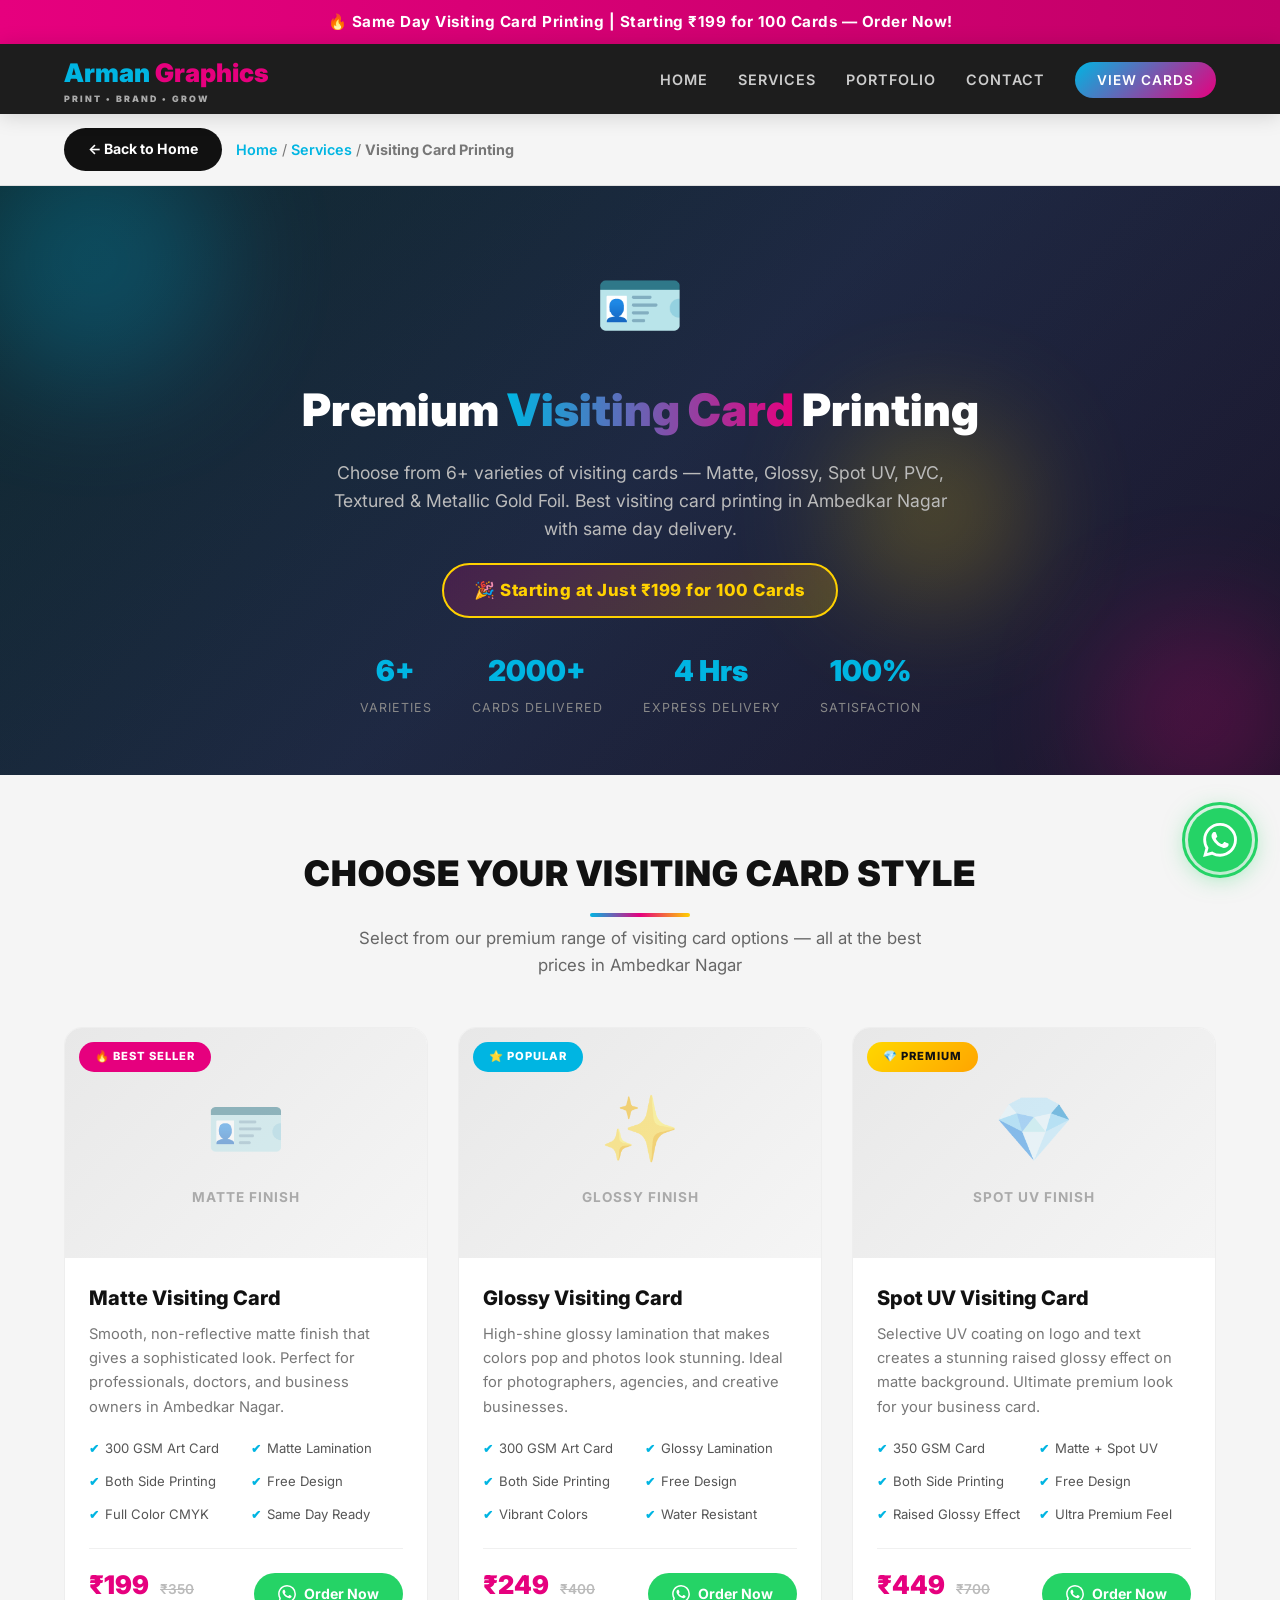
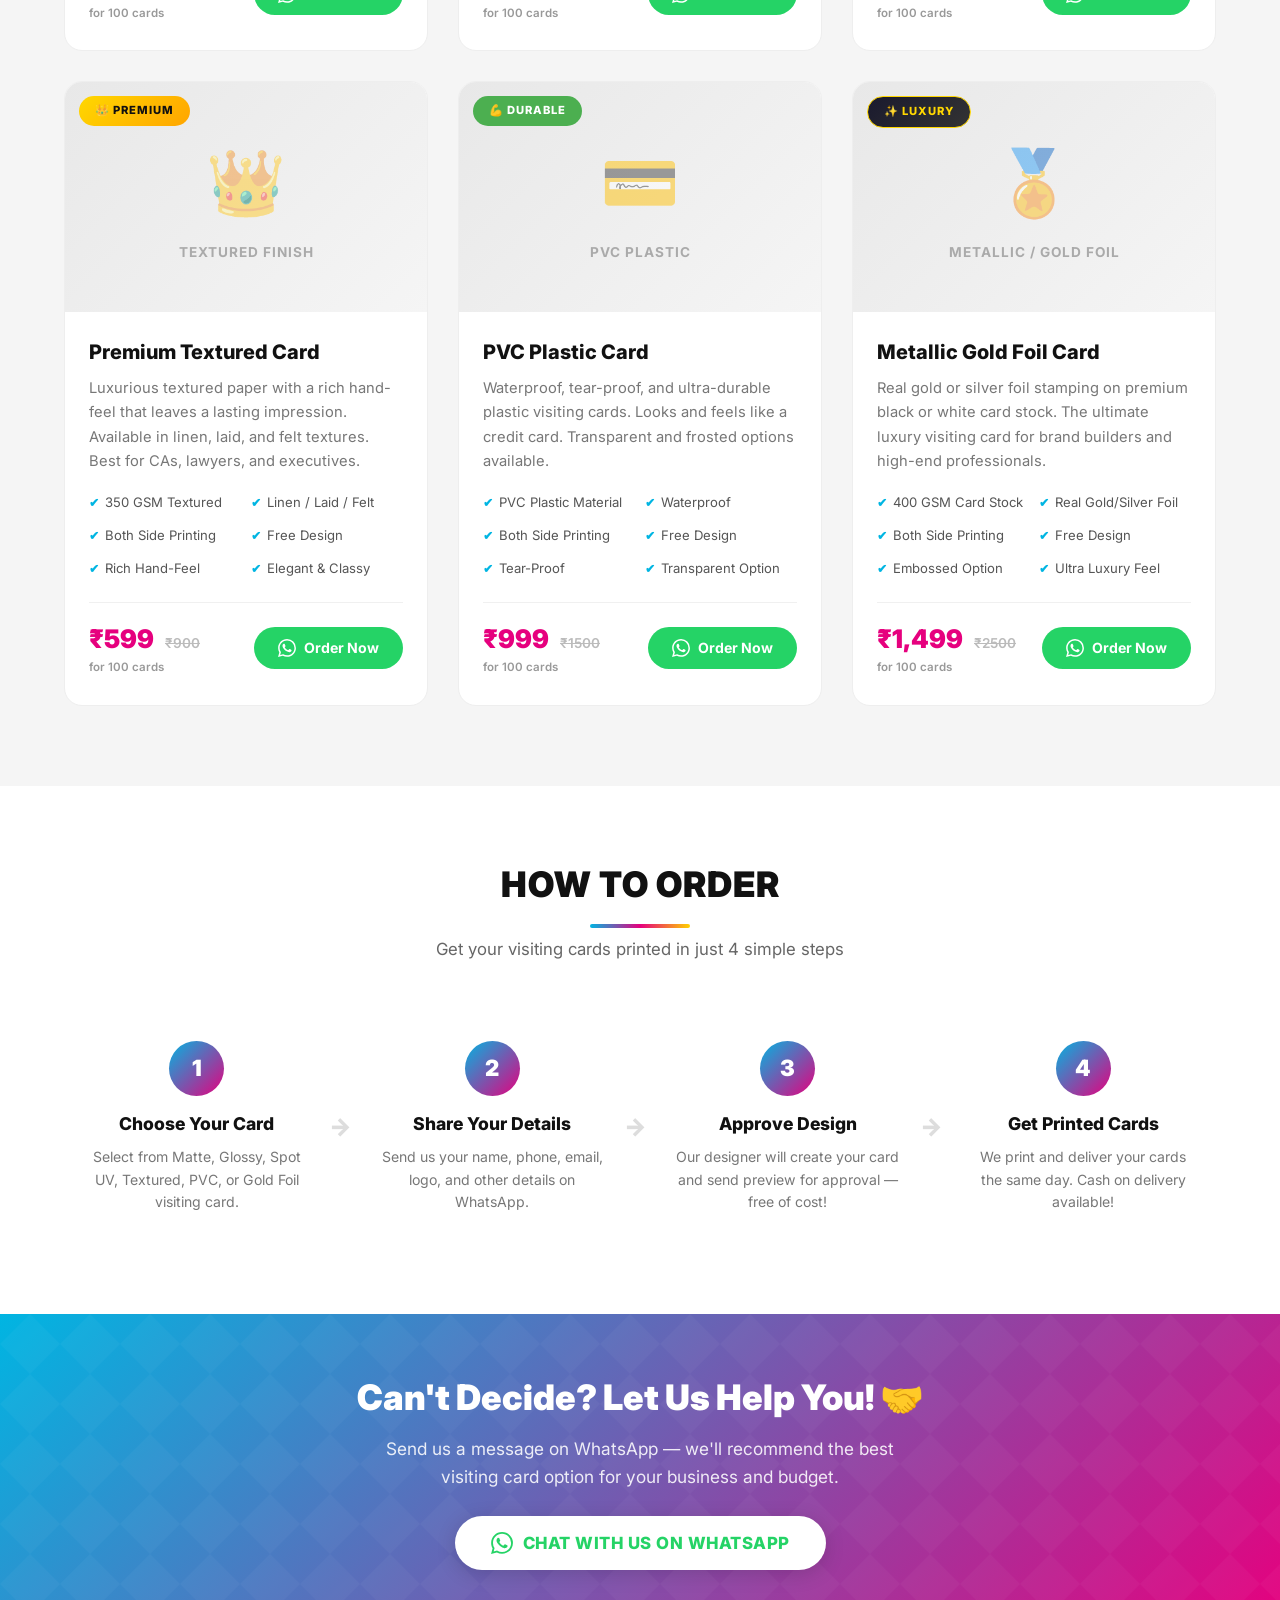
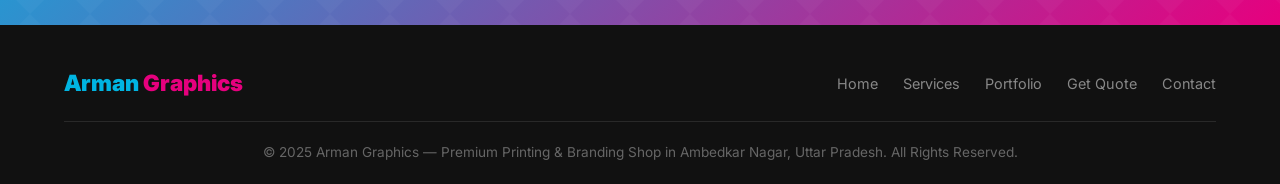
<file: VC-C/visiting-card.html>
<!DOCTYPE html>
<html lang="en">
<head>
  <meta charset="UTF-8">
  <meta name="viewport" content="width=device-width, initial-scale=1.0">

  <!-- SEO Meta Tags -->
  <title>Visiting Card Printing in Ambedkar Nagar | ₹199 for 100 Cards - Arman Graphics</title>
  <meta name="description" content="Best visiting card printing in Ambedkar Nagar starting at ₹199 for 100 cards. Matte, Glossy, Spot UV, PVC, Textured & Metallic Gold Foil visiting cards. Same day delivery by Arman Graphics.">
  <meta name="keywords" content="Visiting Card Printing Ambedkar Nagar, Visiting Card Near Me, Business Card Printing, Matte Visiting Card, Glossy Visiting Card, PVC Card Printing, Arman Graphics">

  <!-- Favicon -->
  <link rel="icon" href="data:image/svg+xml,<svg xmlns='http://www.w3.org/2000/svg' viewBox='0 0 100 100'><text y='.9em' font-size='90'>🪪</text></svg>">

  <!-- Google Fonts -->
  <link rel="preconnect" href="https://fonts.googleapis.com">
  <link rel="preconnect" href="https://fonts.gstatic.com" crossorigin>
  <link href="https://fonts.googleapis.com/css2?family=Inter:wght@400;600;700;800;900&display=swap" rel="stylesheet">

  <!-- Visiting Card Page Stylesheet -->
  <link rel="stylesheet" href="visiting-card-style.css">
</head>
<body>

  <!-- ============================================
       1. TOP URGENCY BAR
       ============================================ -->
  <div class="urgency-bar">
    <span>🔥 Same Day Visiting Card Printing | Starting ₹199 for 100 Cards — Order Now!</span>
  </div>


  <!-- ============================================
       2. NAVIGATION BAR
       ============================================ -->
  <nav class="navbar">
    <div class="container">
      <!-- Logo (links back to homepage) -->
      <a href="index.html" class="logo">
        <div>
          <span class="logo-a">Arman</span> <span class="logo-g">Graphics</span>
          <span class="logo-tag">Print • Brand • Grow</span>
        </div>
      </a>

      <!-- Navigation Links -->
      <ul class="nav-links" id="navLinks">
        <li><a href="index.html">Home</a></li>
        <li><a href="index.html#services">Services</a></li>
        <li><a href="index.html#portfolio">Portfolio</a></li>
        <li><a href="index.html#contact">Contact</a></li>
        <li>
          <a href="#varieties" class="btn-nav-cta">View Cards</a>
        </li>
      </ul>

      <!-- Hamburger Menu (Mobile) -->
      <div class="hamburger" id="hamburger">
        <span></span>
        <span></span>
        <span></span>
      </div>
    </div>
  </nav>


  <!-- ============================================
       3. BREADCRUMB / BACK BAR
       ============================================ -->
  <div class="product-back-bar">
    <div class="container">
      <a href="index.html" class="btn-back-home">← Back to Home</a>
      <span class="breadcrumb-text">
        <a href="index.html">Home</a> / <a href="index.html#services">Services</a> / <strong>Visiting Card Printing</strong>
      </span>
    </div>
  </div>


  <!-- ============================================
       4. PRODUCT HERO BANNER
       ============================================ -->
  <section class="product-hero">
    <!-- Floating ink dots for visual effect -->
    <div class="ink-dot dot-cyan"></div>
    <div class="ink-dot dot-magenta"></div>
    <div class="ink-dot dot-yellow"></div>

    <div class="product-hero-content">
      <span class="product-hero-icon">🪪</span>

      <h1>
        Premium <span class="highlight">Visiting Card</span> Printing
      </h1>

      <p>
        Choose from 6+ varieties of visiting cards — Matte, Glossy, Spot UV, PVC, Textured & Metallic Gold Foil. 
        Best visiting card printing in Ambedkar Nagar with same day delivery.
      </p>

      <div class="hero-offer-badge">
        🎉 Starting at Just ₹199 for 100 Cards
      </div>

      <!-- Quick stats -->
      <div class="hero-stats">
        <div class="hero-stat">
          <span class="stat-num">6+</span>
          <span class="stat-label">Varieties</span>
        </div>
        <div class="hero-stat">
          <span class="stat-num">2000+</span>
          <span class="stat-label">Cards Delivered</span>
        </div>
        <div class="hero-stat">
          <span class="stat-num">4 Hrs</span>
          <span class="stat-label">Express Delivery</span>
        </div>
        <div class="hero-stat">
          <span class="stat-num">100%</span>
          <span class="stat-label">Satisfaction</span>
        </div>
      </div>
    </div>
  </section>


  <!-- ============================================
       5. VISITING CARD VARIETIES GRID
       ============================================ -->
  <section class="product-varieties" id="varieties">
    <div class="container">
      <h2 class="section-title reveal">Choose Your Visiting Card Style</h2>
      <p class="section-subtitle reveal">Select from our premium range of visiting card options — all at the best prices in Ambedkar Nagar</p>

      <div class="varieties-grid">

        <!-- ===== Card 1: Matte Visiting Card ===== -->
        <div class="variety-card reveal">
          <div class="variety-card-image">
            <span class="variety-badge best-seller">🔥 Best Seller</span>
            <span class="placeholder-icon">🪪</span>
            <span class="placeholder-label">Matte Finish</span>
          </div>
          <div class="variety-card-body">
            <h3>Matte Visiting Card</h3>
            <p class="variety-desc">
              Smooth, non-reflective matte finish that gives a sophisticated look. 
              Perfect for professionals, doctors, and business owners in Ambedkar Nagar.
            </p>
            <ul class="variety-features">
              <li><span class="check">✔</span> 300 GSM Art Card</li>
              <li><span class="check">✔</span> Matte Lamination</li>
              <li><span class="check">✔</span> Both Side Printing</li>
              <li><span class="check">✔</span> Free Design</li>
              <li><span class="check">✔</span> Full Color CMYK</li>
              <li><span class="check">✔</span> Same Day Ready</li>
            </ul>
            <div class="variety-price-row">
              <div class="variety-price">
                ₹199
                <span class="price-old">₹350</span>
                <span class="price-sub">for 100 cards</span>
              </div>
              <button class="btn-get-quote" onclick="openWhatsApp('Matte Visiting Card - ₹199 for 100 cards')">
                <svg viewBox="0 0 24 24"><path d="M17.472 14.382c-.297-.149-1.758-.867-2.03-.967-.273-.099-.471-.148-.67.15-.197.297-.767.966-.94 1.164-.173.199-.347.223-.644.075-.297-.15-1.255-.463-2.39-1.475-.883-.788-1.48-1.761-1.653-2.059-.173-.297-.018-.458.13-.606.134-.133.298-.347.446-.52.149-.174.198-.298.298-.497.099-.198.05-.371-.025-.52-.075-.149-.669-1.612-.916-2.207-.242-.579-.487-.5-.669-.51-.173-.008-.371-.01-.57-.01-.198 0-.52.074-.792.372-.272.297-1.04 1.016-1.04 2.479 0 1.462 1.065 2.875 1.213 3.074.149.198 2.096 3.2 5.077 4.487.709.306 1.262.489 1.694.625.712.227 1.36.195 1.871.118.571-.085 1.758-.719 2.006-1.413.248-.694.248-1.289.173-1.413-.074-.124-.272-.198-.57-.347m-5.421 7.403h-.004a9.87 9.87 0 01-5.031-1.378l-.361-.214-3.741.982.998-3.648-.235-.374a9.86 9.86 0 01-1.51-5.26c.001-5.45 4.436-9.884 9.888-9.884 2.64 0 5.122 1.03 6.988 2.898a9.825 9.825 0 012.893 6.994c-.003 5.45-4.437 9.884-9.885 9.884m8.413-18.297A11.815 11.815 0 0012.05 0C5.495 0 .16 5.335.157 11.892c0 2.096.547 4.142 1.588 5.945L.057 24l6.305-1.654a11.882 11.882 0 005.683 1.448h.005c6.554 0 11.89-5.335 11.893-11.893a11.821 11.821 0 00-3.48-8.413z"/></svg>
                Order Now
              </button>
            </div>
          </div>
        </div>


        <!-- ===== Card 2: Glossy Visiting Card ===== -->
        <div class="variety-card reveal">
          <div class="variety-card-image">
            <span class="variety-badge popular">⭐ Popular</span>
            <span class="placeholder-icon">✨</span>
            <span class="placeholder-label">Glossy Finish</span>
          </div>
          <div class="variety-card-body">
            <h3>Glossy Visiting Card</h3>
            <p class="variety-desc">
              High-shine glossy lamination that makes colors pop and photos look stunning. 
              Ideal for photographers, agencies, and creative businesses.
            </p>
            <ul class="variety-features">
              <li><span class="check">✔</span> 300 GSM Art Card</li>
              <li><span class="check">✔</span> Glossy Lamination</li>
              <li><span class="check">✔</span> Both Side Printing</li>
              <li><span class="check">✔</span> Free Design</li>
              <li><span class="check">✔</span> Vibrant Colors</li>
              <li><span class="check">✔</span> Water Resistant</li>
            </ul>
            <div class="variety-price-row">
              <div class="variety-price">
                ₹249
                <span class="price-old">₹400</span>
                <span class="price-sub">for 100 cards</span>
              </div>
              <button class="btn-get-quote" onclick="openWhatsApp('Glossy Visiting Card - ₹249 for 100 cards')">
                <svg viewBox="0 0 24 24"><path d="M17.472 14.382c-.297-.149-1.758-.867-2.03-.967-.273-.099-.471-.148-.67.15-.197.297-.767.966-.94 1.164-.173.199-.347.223-.644.075-.297-.15-1.255-.463-2.39-1.475-.883-.788-1.48-1.761-1.653-2.059-.173-.297-.018-.458.13-.606.134-.133.298-.347.446-.52.149-.174.198-.298.298-.497.099-.198.05-.371-.025-.52-.075-.149-.669-1.612-.916-2.207-.242-.579-.487-.5-.669-.51-.173-.008-.371-.01-.57-.01-.198 0-.52.074-.792.372-.272.297-1.04 1.016-1.04 2.479 0 1.462 1.065 2.875 1.213 3.074.149.198 2.096 3.2 5.077 4.487.709.306 1.262.489 1.694.625.712.227 1.36.195 1.871.118.571-.085 1.758-.719 2.006-1.413.248-.694.248-1.289.173-1.413-.074-.124-.272-.198-.57-.347m-5.421 7.403h-.004a9.87 9.87 0 01-5.031-1.378l-.361-.214-3.741.982.998-3.648-.235-.374a9.86 9.86 0 01-1.51-5.26c.001-5.45 4.436-9.884 9.888-9.884 2.64 0 5.122 1.03 6.988 2.898a9.825 9.825 0 012.893 6.994c-.003 5.45-4.437 9.884-9.885 9.884m8.413-18.297A11.815 11.815 0 0012.05 0C5.495 0 .16 5.335.157 11.892c0 2.096.547 4.142 1.588 5.945L.057 24l6.305-1.654a11.882 11.882 0 005.683 1.448h.005c6.554 0 11.89-5.335 11.893-11.893a11.821 11.821 0 00-3.48-8.413z"/></svg>
                Order Now
              </button>
            </div>
          </div>
        </div>


        <!-- ===== Card 3: Spot UV Visiting Card ===== -->
        <div class="variety-card reveal">
          <div class="variety-card-image">
            <span class="variety-badge premium">💎 Premium</span>
            <span class="placeholder-icon">💎</span>
            <span class="placeholder-label">Spot UV Finish</span>
          </div>
          <div class="variety-card-body">
            <h3>Spot UV Visiting Card</h3>
            <p class="variety-desc">
              Selective UV coating on logo and text creates a stunning raised glossy effect on matte background. 
              Ultimate premium look for your business card.
            </p>
            <ul class="variety-features">
              <li><span class="check">✔</span> 350 GSM Card</li>
              <li><span class="check">✔</span> Matte + Spot UV</li>
              <li><span class="check">✔</span> Both Side Printing</li>
              <li><span class="check">✔</span> Free Design</li>
              <li><span class="check">✔</span> Raised Glossy Effect</li>
              <li><span class="check">✔</span> Ultra Premium Feel</li>
            </ul>
            <div class="variety-price-row">
              <div class="variety-price">
                ₹449
                <span class="price-old">₹700</span>
                <span class="price-sub">for 100 cards</span>
              </div>
              <button class="btn-get-quote" onclick="openWhatsApp('Spot UV Visiting Card - ₹449 for 100 cards')">
                <svg viewBox="0 0 24 24"><path d="M17.472 14.382c-.297-.149-1.758-.867-2.03-.967-.273-.099-.471-.148-.67.15-.197.297-.767.966-.94 1.164-.173.199-.347.223-.644.075-.297-.15-1.255-.463-2.39-1.475-.883-.788-1.48-1.761-1.653-2.059-.173-.297-.018-.458.13-.606.134-.133.298-.347.446-.52.149-.174.198-.298.298-.497.099-.198.05-.371-.025-.52-.075-.149-.669-1.612-.916-2.207-.242-.579-.487-.5-.669-.51-.173-.008-.371-.01-.57-.01-.198 0-.52.074-.792.372-.272.297-1.04 1.016-1.04 2.479 0 1.462 1.065 2.875 1.213 3.074.149.198 2.096 3.2 5.077 4.487.709.306 1.262.489 1.694.625.712.227 1.36.195 1.871.118.571-.085 1.758-.719 2.006-1.413.248-.694.248-1.289.173-1.413-.074-.124-.272-.198-.57-.347m-5.421 7.403h-.004a9.87 9.87 0 01-5.031-1.378l-.361-.214-3.741.982.998-3.648-.235-.374a9.86 9.86 0 01-1.51-5.26c.001-5.45 4.436-9.884 9.888-9.884 2.64 0 5.122 1.03 6.988 2.898a9.825 9.825 0 012.893 6.994c-.003 5.45-4.437 9.884-9.885 9.884m8.413-18.297A11.815 11.815 0 0012.05 0C5.495 0 .16 5.335.157 11.892c0 2.096.547 4.142 1.588 5.945L.057 24l6.305-1.654a11.882 11.882 0 005.683 1.448h.005c6.554 0 11.89-5.335 11.893-11.893a11.821 11.821 0 00-3.48-8.413z"/></svg>
                Order Now
              </button>
            </div>
          </div>
        </div>


        <!-- ===== Card 4: Premium Textured Visiting Card ===== -->
        <div class="variety-card reveal">
          <div class="variety-card-image">
            <span class="variety-badge premium">👑 Premium</span>
            <span class="placeholder-icon">👑</span>
            <span class="placeholder-label">Textured Finish</span>
          </div>
          <div class="variety-card-body">
            <h3>Premium Textured Card</h3>
            <p class="variety-desc">
              Luxurious textured paper with a rich hand-feel that leaves a lasting impression. 
              Available in linen, laid, and felt textures. Best for CAs, lawyers, and executives.
            </p>
            <ul class="variety-features">
              <li><span class="check">✔</span> 350 GSM Textured</li>
              <li><span class="check">✔</span> Linen / Laid / Felt</li>
              <li><span class="check">✔</span> Both Side Printing</li>
              <li><span class="check">✔</span> Free Design</li>
              <li><span class="check">✔</span> Rich Hand-Feel</li>
              <li><span class="check">✔</span> Elegant & Classy</li>
            </ul>
            <div class="variety-price-row">
              <div class="variety-price">
                ₹599
                <span class="price-old">₹900</span>
                <span class="price-sub">for 100 cards</span>
              </div>
              <button class="btn-get-quote" onclick="openWhatsApp('Premium Textured Visiting Card - ₹599 for 100 cards')">
                <svg viewBox="0 0 24 24"><path d="M17.472 14.382c-.297-.149-1.758-.867-2.03-.967-.273-.099-.471-.148-.67.15-.197.297-.767.966-.94 1.164-.173.199-.347.223-.644.075-.297-.15-1.255-.463-2.39-1.475-.883-.788-1.48-1.761-1.653-2.059-.173-.297-.018-.458.13-.606.134-.133.298-.347.446-.52.149-.174.198-.298.298-.497.099-.198.05-.371-.025-.52-.075-.149-.669-1.612-.916-2.207-.242-.579-.487-.5-.669-.51-.173-.008-.371-.01-.57-.01-.198 0-.52.074-.792.372-.272.297-1.04 1.016-1.04 2.479 0 1.462 1.065 2.875 1.213 3.074.149.198 2.096 3.2 5.077 4.487.709.306 1.262.489 1.694.625.712.227 1.36.195 1.871.118.571-.085 1.758-.719 2.006-1.413.248-.694.248-1.289.173-1.413-.074-.124-.272-.198-.57-.347m-5.421 7.403h-.004a9.87 9.87 0 01-5.031-1.378l-.361-.214-3.741.982.998-3.648-.235-.374a9.86 9.86 0 01-1.51-5.26c.001-5.45 4.436-9.884 9.888-9.884 2.64 0 5.122 1.03 6.988 2.898a9.825 9.825 0 012.893 6.994c-.003 5.45-4.437 9.884-9.885 9.884m8.413-18.297A11.815 11.815 0 0012.05 0C5.495 0 .16 5.335.157 11.892c0 2.096.547 4.142 1.588 5.945L.057 24l6.305-1.654a11.882 11.882 0 005.683 1.448h.005c6.554 0 11.89-5.335 11.893-11.893a11.821 11.821 0 00-3.48-8.413z"/></svg>
                Order Now
              </button>
            </div>
          </div>
        </div>


        <!-- ===== Card 5: PVC Visiting Card ===== -->
        <div class="variety-card reveal">
          <div class="variety-card-image">
            <span class="variety-badge durable">💪 Durable</span>
            <span class="placeholder-icon">💳</span>
            <span class="placeholder-label">PVC Plastic</span>
          </div>
          <div class="variety-card-body">
            <h3>PVC Plastic Card</h3>
            <p class="variety-desc">
              Waterproof, tear-proof, and ultra-durable plastic visiting cards. 
              Looks and feels like a credit card. Transparent and frosted options available.
            </p>
            <ul class="variety-features">
              <li><span class="check">✔</span> PVC Plastic Material</li>
              <li><span class="check">✔</span> Waterproof</li>
              <li><span class="check">✔</span> Both Side Printing</li>
              <li><span class="check">✔</span> Free Design</li>
              <li><span class="check">✔</span> Tear-Proof</li>
              <li><span class="check">✔</span> Transparent Option</li>
            </ul>
            <div class="variety-price-row">
              <div class="variety-price">
                ₹999
                <span class="price-old">₹1500</span>
                <span class="price-sub">for 100 cards</span>
              </div>
              <button class="btn-get-quote" onclick="openWhatsApp('PVC Plastic Visiting Card - ₹999 for 100 cards')">
                <svg viewBox="0 0 24 24"><path d="M17.472 14.382c-.297-.149-1.758-.867-2.03-.967-.273-.099-.471-.148-.67.15-.197.297-.767.966-.94 1.164-.173.199-.347.223-.644.075-.297-.15-1.255-.463-2.39-1.475-.883-.788-1.48-1.761-1.653-2.059-.173-.297-.018-.458.13-.606.134-.133.298-.347.446-.52.149-.174.198-.298.298-.497.099-.198.05-.371-.025-.52-.075-.149-.669-1.612-.916-2.207-.242-.579-.487-.5-.669-.51-.173-.008-.371-.01-.57-.01-.198 0-.52.074-.792.372-.272.297-1.04 1.016-1.04 2.479 0 1.462 1.065 2.875 1.213 3.074.149.198 2.096 3.2 5.077 4.487.709.306 1.262.489 1.694.625.712.227 1.36.195 1.871.118.571-.085 1.758-.719 2.006-1.413.248-.694.248-1.289.173-1.413-.074-.124-.272-.198-.57-.347m-5.421 7.403h-.004a9.87 9.87 0 01-5.031-1.378l-.361-.214-3.741.982.998-3.648-.235-.374a9.86 9.86 0 01-1.51-5.26c.001-5.45 4.436-9.884 9.888-9.884 2.64 0 5.122 1.03 6.988 2.898a9.825 9.825 0 012.893 6.994c-.003 5.45-4.437 9.884-9.885 9.884m8.413-18.297A11.815 11.815 0 0012.05 0C5.495 0 .16 5.335.157 11.892c0 2.096.547 4.142 1.588 5.945L.057 24l6.305-1.654a11.882 11.882 0 005.683 1.448h.005c6.554 0 11.89-5.335 11.893-11.893a11.821 11.821 0 00-3.48-8.413z"/></svg>
                Order Now
              </button>
            </div>
          </div>
        </div>


        <!-- ===== Card 6: Metallic / Gold Foil ===== -->
        <div class="variety-card reveal">
          <div class="variety-card-image">
            <span class="variety-badge luxury">✨ Luxury</span>
            <span class="placeholder-icon">🏅</span>
            <span class="placeholder-label">Metallic / Gold Foil</span>
          </div>
          <div class="variety-card-body">
            <h3>Metallic Gold Foil Card</h3>
            <p class="variety-desc">
              Real gold or silver foil stamping on premium black or white card stock. 
              The ultimate luxury visiting card for brand builders and high-end professionals.
            </p>
            <ul class="variety-features">
              <li><span class="check">✔</span> 400 GSM Card Stock</li>
              <li><span class="check">✔</span> Real Gold/Silver Foil</li>
              <li><span class="check">✔</span> Both Side Printing</li>
              <li><span class="check">✔</span> Free Design</li>
              <li><span class="check">✔</span> Embossed Option</li>
              <li><span class="check">✔</span> Ultra Luxury Feel</li>
            </ul>
            <div class="variety-price-row">
              <div class="variety-price">
                ₹1,499
                <span class="price-old">₹2500</span>
                <span class="price-sub">for 100 cards</span>
              </div>
              <button class="btn-get-quote" onclick="openWhatsApp('Metallic Gold Foil Visiting Card - ₹1499 for 100 cards')">
                <svg viewBox="0 0 24 24"><path d="M17.472 14.382c-.297-.149-1.758-.867-2.03-.967-.273-.099-.471-.148-.67.15-.197.297-.767.966-.94 1.164-.173.199-.347.223-.644.075-.297-.15-1.255-.463-2.39-1.475-.883-.788-1.48-1.761-1.653-2.059-.173-.297-.018-.458.13-.606.134-.133.298-.347.446-.52.149-.174.198-.298.298-.497.099-.198.05-.371-.025-.52-.075-.149-.669-1.612-.916-2.207-.242-.579-.487-.5-.669-.51-.173-.008-.371-.01-.57-.01-.198 0-.52.074-.792.372-.272.297-1.04 1.016-1.04 2.479 0 1.462 1.065 2.875 1.213 3.074.149.198 2.096 3.2 5.077 4.487.709.306 1.262.489 1.694.625.712.227 1.36.195 1.871.118.571-.085 1.758-.719 2.006-1.413.248-.694.248-1.289.173-1.413-.074-.124-.272-.198-.57-.347m-5.421 7.403h-.004a9.87 9.87 0 01-5.031-1.378l-.361-.214-3.741.982.998-3.648-.235-.374a9.86 9.86 0 01-1.51-5.26c.001-5.45 4.436-9.884 9.888-9.884 2.64 0 5.122 1.03 6.988 2.898a9.825 9.825 0 012.893 6.994c-.003 5.45-4.437 9.884-9.885 9.884m8.413-18.297A11.815 11.815 0 0012.05 0C5.495 0 .16 5.335.157 11.892c0 2.096.547 4.142 1.588 5.945L.057 24l6.305-1.654a11.882 11.882 0 005.683 1.448h.005c6.554 0 11.89-5.335 11.893-11.893a11.821 11.821 0 00-3.48-8.413z"/></svg>
                Order Now
              </button>
            </div>
          </div>
        </div>

      </div><!-- /varieties-grid -->
    </div>
  </section>


  <!-- ============================================
       6. HOW IT WORKS SECTION
       ============================================ -->
  <section class="how-it-works">
    <div class="container">
      <h2 class="section-title reveal">How To Order</h2>
      <p class="section-subtitle reveal">Get your visiting cards printed in just 4 simple steps</p>

      <div class="steps-grid">
        <div class="step-card reveal">
          <div class="step-number">1</div>
          <h3>Choose Your Card</h3>
          <p>Select from Matte, Glossy, Spot UV, Textured, PVC, or Gold Foil visiting card.</p>
        </div>

        <div class="step-card reveal">
          <div class="step-number">2</div>
          <h3>Share Your Details</h3>
          <p>Send us your name, phone, email, logo, and other details on WhatsApp.</p>
        </div>

        <div class="step-card reveal">
          <div class="step-number">3</div>
          <h3>Approve Design</h3>
          <p>Our designer will create your card and send preview for approval — free of cost!</p>
        </div>

        <div class="step-card reveal">
          <div class="step-number">4</div>
          <h3>Get Printed Cards</h3>
          <p>We print and deliver your cards the same day. Cash on delivery available!</p>
        </div>
      </div>
    </div>
  </section>


  <!-- ============================================
       7. CTA BANNER
       ============================================ -->
  <section class="product-cta-banner">
    <h2>Can't Decide? Let Us Help You! 🤝</h2>
    <p>Send us a message on WhatsApp — we'll recommend the best visiting card option for your business and budget.</p>

    <button class="btn-cta-whatsapp" onclick="openWhatsApp('Visiting Card - Need Help Choosing')">
      <svg viewBox="0 0 24 24"><path d="M17.472 14.382c-.297-.149-1.758-.867-2.03-.967-.273-.099-.471-.148-.67.15-.197.297-.767.966-.94 1.164-.173.199-.347.223-.644.075-.297-.15-1.255-.463-2.39-1.475-.883-.788-1.48-1.761-1.653-2.059-.173-.297-.018-.458.13-.606.134-.133.298-.347.446-.52.149-.174.198-.298.298-.497.099-.198.05-.371-.025-.52-.075-.149-.669-1.612-.916-2.207-.242-.579-.487-.5-.669-.51-.173-.008-.371-.01-.57-.01-.198 0-.52.074-.792.372-.272.297-1.04 1.016-1.04 2.479 0 1.462 1.065 2.875 1.213 3.074.149.198 2.096 3.2 5.077 4.487.709.306 1.262.489 1.694.625.712.227 1.36.195 1.871.118.571-.085 1.758-.719 2.006-1.413.248-.694.248-1.289.173-1.413-.074-.124-.272-.198-.57-.347m-5.421 7.403h-.004a9.87 9.87 0 01-5.031-1.378l-.361-.214-3.741.982.998-3.648-.235-.374a9.86 9.86 0 01-1.51-5.26c.001-5.45 4.436-9.884 9.888-9.884 2.64 0 5.122 1.03 6.988 2.898a9.825 9.825 0 012.893 6.994c-.003 5.45-4.437 9.884-9.885 9.884m8.413-18.297A11.815 11.815 0 0012.05 0C5.495 0 .16 5.335.157 11.892c0 2.096.547 4.142 1.588 5.945L.057 24l6.305-1.654a11.882 11.882 0 005.683 1.448h.005c6.554 0 11.89-5.335 11.893-11.893a11.821 11.821 0 00-3.48-8.413z"/></svg>
      Chat With Us on WhatsApp
    </button>
  </section>


  <!-- ============================================
       8. FOOTER
       ============================================ -->
  <footer class="footer">
    <div class="container">
      <div class="footer-content">
        <div class="footer-logo">
          <span class="fc">Arman</span> <span class="fm">Graphics</span>
        </div>
        <div class="footer-links">
          <a href="index.html">Home</a>
          <a href="index.html#services">Services</a>
          <a href="index.html#portfolio">Portfolio</a>
          <a href="index.html#inquiry">Get Quote</a>
          <a href="index.html#contact">Contact</a>
        </div>
      </div>
      <div class="footer-bottom">
        <p>&copy; 2025 Arman Graphics — Premium Printing & Branding Shop in Ambedkar Nagar, Uttar Pradesh. All Rights Reserved.</p>
      </div>
    </div>
  </footer>


  <!-- ============================================
       9. FLOATING WHATSAPP BUTTON
       ============================================ -->
  <div class="floating-whatsapp" onclick="openWhatsApp('Visiting Card Printing Inquiry')">
    <svg viewBox="0 0 24 24"><path d="M17.472 14.382c-.297-.149-1.758-.867-2.03-.967-.273-.099-.471-.148-.67.15-.197.297-.767.966-.94 1.164-.173.199-.347.223-.644.075-.297-.15-1.255-.463-2.39-1.475-.883-.788-1.48-1.761-1.653-2.059-.173-.297-.018-.458.13-.606.134-.133.298-.347.446-.52.149-.174.198-.298.298-.497.099-.198.05-.371-.025-.52-.075-.149-.669-1.612-.916-2.207-.242-.579-.487-.5-.669-.51-.173-.008-.371-.01-.57-.01-.198 0-.52.074-.792.372-.272.297-1.04 1.016-1.04 2.479 0 1.462 1.065 2.875 1.213 3.074.149.198 2.096 3.2 5.077 4.487.709.306 1.262.489 1.694.625.712.227 1.36.195 1.871.118.571-.085 1.758-.719 2.006-1.413.248-.694.248-1.289.173-1.413-.074-.124-.272-.198-.57-.347m-5.421 7.403h-.004a9.87 9.87 0 01-5.031-1.378l-.361-.214-3.741.982.998-3.648-.235-.374a9.86 9.86 0 01-1.51-5.26c.001-5.45 4.436-9.884 9.888-9.884 2.64 0 5.122 1.03 6.988 2.898a9.825 9.825 0 012.893 6.994c-.003 5.45-4.437 9.884-9.885 9.884m8.413-18.297A11.815 11.815 0 0012.05 0C5.495 0 .16 5.335.157 11.892c0 2.096.547 4.142 1.588 5.945L.057 24l6.305-1.654a11.882 11.882 0 005.683 1.448h.005c6.554 0 11.89-5.335 11.893-11.893a11.821 11.821 0 00-3.48-8.413z"/></svg>
    <div class="wa-tooltip">Order Visiting Cards! 🪪</div>
  </div>


  <!-- Visiting Card Page JavaScript -->
  <script src="visiting-card-script.js"></script>

</body>
</html>
</file>
<file: VC-C/visiting-card-style.css>
/* ============================================
   VISITING CARD PRODUCT PAGE - Arman Graphics
   Dedicated styles for visiting-card.html
   ============================================ */

/* ---------- CSS VARIABLES (same as main site) ---------- */
:root {
  --cyan: #00B5E2;
  --magenta: #E6007E;
  --yellow: #FFD100;
  --black: #111111;
  --white: #FFFFFF;
  --light-gray: #F5F5F5;
  --dark-gray: #333333;
  --whatsapp-green: #25D366;
  --font-main: 'Inter', 'Segoe UI', 'Helvetica Neue', Arial, sans-serif;
}

/* ---------- RESET & BASE ---------- */
*, *::before, *::after {
  margin: 0;
  padding: 0;
  box-sizing: border-box;
}

html {
  scroll-behavior: smooth;
  font-size: 16px;
}

body {
  font-family: var(--font-main);
  color: var(--dark-gray);
  background: var(--white);
  overflow-x: hidden;
  line-height: 1.6;
}

a {
  text-decoration: none;
  color: inherit;
}

ul { list-style: none; }
img { max-width: 100%; display: block; }

/* ---------- CONTAINER ---------- */
.container {
  width: 90%;
  max-width: 1200px;
  margin: 0 auto;
}


/* ============================================
   1. TOP URGENCY BAR
   ============================================ */
.urgency-bar {
  background: linear-gradient(90deg, var(--magenta), #c20068, var(--magenta));
  background-size: 200% 100%;
  animation: urgencyPulse 3s ease-in-out infinite;
  color: var(--white);
  text-align: center;
  padding: 10px 15px;
  font-size: 0.95rem;
  font-weight: 700;
  letter-spacing: 0.5px;
}

@keyframes urgencyPulse {
  0%, 100% { background-position: 0% 50%; }
  50% { background-position: 100% 50%; }
}

.urgency-bar span {
  animation: flashText 2s ease-in-out infinite;
}

@keyframes flashText {
  0%, 100% { opacity: 1; }
  50% { opacity: 0.7; }
}


/* ============================================
   2. NAVIGATION BAR
   ============================================ */
.navbar {
  background: rgba(17, 17, 17, 0.95);
  backdrop-filter: blur(10px);
  position: sticky;
  top: 0;
  z-index: 999;
  box-shadow: 0 2px 20px rgba(0,0,0,0.15);
}

.navbar .container {
  display: flex;
  justify-content: space-between;
  align-items: center;
  height: 70px;
}

.logo {
  font-size: 1.6rem;
  font-weight: 900;
  color: var(--white);
  display: flex;
  align-items: center;
  gap: 4px;
  text-decoration: none;
}

.logo .logo-a { color: var(--cyan); }
.logo .logo-g { color: var(--magenta); }
.logo .logo-tag {
  font-size: 0.55rem;
  color: #aaa;
  display: block;
  text-transform: uppercase;
  letter-spacing: 2px;
  margin-top: -2px;
}

.nav-links {
  display: flex;
  gap: 30px;
  align-items: center;
}

.nav-links a {
  color: #ccc;
  font-weight: 600;
  font-size: 0.9rem;
  text-transform: uppercase;
  letter-spacing: 1px;
  transition: color 0.3s;
  position: relative;
}

.nav-links a::after {
  content: '';
  position: absolute;
  bottom: -4px;
  left: 0;
  width: 0;
  height: 2px;
  background: linear-gradient(90deg, var(--cyan), var(--magenta));
  transition: width 0.3s;
}

.nav-links a:hover { color: var(--white); }
.nav-links a:hover::after { width: 100%; }

/* Nav CTA Button */
.btn-nav-cta {
  padding: 10px 22px !important;
  font-size: 0.85rem !important;
  background: linear-gradient(135deg, var(--cyan), var(--magenta));
  color: var(--white) !important;
  border-radius: 50px;
  font-weight: 700;
  transition: all 0.3s;
}

.btn-nav-cta:hover {
  transform: translateY(-2px);
  box-shadow: 0 4px 15px rgba(230, 0, 126, 0.4);
}

.btn-nav-cta::after { display: none !important; }

/* Hamburger */
.hamburger {
  display: none;
  flex-direction: column;
  gap: 5px;
  cursor: pointer;
  z-index: 1001;
}

.hamburger span {
  width: 28px;
  height: 3px;
  background: var(--white);
  border-radius: 2px;
  transition: all 0.3s;
}

.hamburger.active span:nth-child(1) { transform: rotate(45deg) translate(5px, 6px); }
.hamburger.active span:nth-child(2) { opacity: 0; }
.hamburger.active span:nth-child(3) { transform: rotate(-45deg) translate(5px, -6px); }


/* ============================================
   3. BREADCRUMB / BACK BAR
   ============================================ */
.product-back-bar {
  background: var(--light-gray);
  padding: 14px 0;
  border-bottom: 1px solid #e0e0e0;
}

.product-back-bar .container {
  display: flex;
  align-items: center;
  gap: 14px;
  flex-wrap: wrap;
}

.btn-back-home {
  display: inline-flex;
  align-items: center;
  gap: 8px;
  background: var(--black);
  color: var(--white);
  padding: 10px 24px;
  border-radius: 50px;
  font-size: 0.88rem;
  font-weight: 700;
  text-decoration: none;
  transition: all 0.3s;
}

.btn-back-home:hover {
  background: var(--cyan);
  transform: translateX(-3px);
}

.breadcrumb-text {
  font-size: 0.9rem;
  color: #777;
}

.breadcrumb-text a {
  color: var(--cyan);
  text-decoration: none;
  font-weight: 600;
}

.breadcrumb-text a:hover { text-decoration: underline; }


/* ============================================
   4. PRODUCT HERO BANNER
   ============================================ */
.product-hero {
  background: linear-gradient(135deg, var(--black) 0%, #1a1a2e 50%, #0d0d1a 100%);
  padding: 60px 0 55px;
  text-align: center;
  position: relative;
  overflow: hidden;
}

/* Animated background */
.product-hero::before {
  content: '';
  position: absolute;
  inset: 0;
  background: linear-gradient(
    135deg,
    rgba(0, 181, 226, 0.15) 0%,
    rgba(230, 0, 126, 0.1) 50%,
    rgba(255, 209, 0, 0.08) 100%
  );
  background-size: 300% 300%;
  animation: heroGlow 8s ease infinite;
  pointer-events: none;
}

@keyframes heroGlow {
  0% { background-position: 0% 50%; }
  50% { background-position: 100% 50%; }
  100% { background-position: 0% 50%; }
}

/* Floating ink dots */
.product-hero .ink-dot {
  position: absolute;
  border-radius: 50%;
  filter: blur(60px);
  opacity: 0.25;
  animation: floatDot 10s ease-in-out infinite;
}

.product-hero .ink-dot.dot-cyan {
  width: 250px;
  height: 250px;
  background: var(--cyan);
  top: -50px;
  left: -30px;
  animation-delay: 0s;
}

.product-hero .ink-dot.dot-magenta {
  width: 200px;
  height: 200px;
  background: var(--magenta);
  bottom: -40px;
  right: -20px;
  animation-delay: 3s;
}

.product-hero .ink-dot.dot-yellow {
  width: 180px;
  height: 180px;
  background: var(--yellow);
  top: 40%;
  right: 20%;
  animation-delay: 5s;
}

@keyframes floatDot {
  0%, 100% { transform: translate(0, 0) scale(1); }
  33% { transform: translate(25px, -15px) scale(1.1); }
  66% { transform: translate(-15px, 10px) scale(0.95); }
}

.product-hero-content {
  position: relative;
  z-index: 2;
}

.product-hero-icon {
  font-size: 4.5rem;
  margin-bottom: 14px;
  display: block;
  animation: fadeInDown 0.6s ease;
}

.product-hero h1 {
  font-size: 2.8rem;
  font-weight: 900;
  color: var(--white);
  margin-bottom: 12px;
  animation: fadeInUp 0.6s ease 0.1s both;
}

.product-hero h1 .highlight {
  background: linear-gradient(90deg, var(--cyan), var(--magenta));
  -webkit-background-clip: text;
  -webkit-text-fill-color: transparent;
  background-clip: text;
}

.product-hero p {
  color: #bbb;
  font-size: 1.1rem;
  max-width: 650px;
  margin: 0 auto;
  animation: fadeInUp 0.6s ease 0.2s both;
}

/* Offer badge in hero */
.hero-offer-badge {
  display: inline-block;
  margin-top: 20px;
  background: linear-gradient(135deg, rgba(230, 0, 126, 0.2), rgba(255, 209, 0, 0.2));
  border: 2px solid var(--yellow);
  color: var(--yellow);
  padding: 12px 30px;
  border-radius: 50px;
  font-size: 1.05rem;
  font-weight: 800;
  animation: fadeInUp 0.6s ease 0.3s both;
  letter-spacing: 0.5px;
}

/* Stats strip under hero */
.hero-stats {
  display: flex;
  justify-content: center;
  gap: 40px;
  margin-top: 30px;
  flex-wrap: wrap;
  animation: fadeInUp 0.6s ease 0.4s both;
}

.hero-stat {
  text-align: center;
}

.hero-stat .stat-num {
  display: block;
  font-size: 1.8rem;
  font-weight: 900;
  color: var(--cyan);
}

.hero-stat .stat-label {
  font-size: 0.78rem;
  color: #888;
  text-transform: uppercase;
  letter-spacing: 1px;
}


/* ============================================
   5. SECTION TITLES
   ============================================ */
.section-title {
  text-align: center;
  font-size: 2.2rem;
  font-weight: 900;
  margin-bottom: 0.5rem;
  color: var(--black);
  text-transform: uppercase;
  letter-spacing: 1px;
}

.section-title::after {
  content: '';
  display: block;
  width: 100px;
  height: 4px;
  margin: 12px auto 0;
  background: linear-gradient(90deg, var(--cyan), var(--magenta), var(--yellow));
  border-radius: 2px;
}

.section-subtitle {
  text-align: center;
  font-size: 1.05rem;
  color: #666;
  margin-bottom: 3rem;
  max-width: 600px;
  margin-left: auto;
  margin-right: auto;
}


/* ============================================
   6. VARIETY CARDS GRID
   ============================================ */
.product-varieties {
  padding: 70px 0 80px;
  background: var(--light-gray);
}

.varieties-grid {
  display: grid;
  grid-template-columns: repeat(auto-fit, minmax(340px, 1fr));
  gap: 30px;
}

/* Individual variety card */
.variety-card {
  background: var(--white);
  border-radius: 18px;
  overflow: hidden;
  border: 1px solid #eee;
  transition: all 0.4s ease;
  position: relative;
}

.variety-card:hover {
  transform: translateY(-10px);
  box-shadow: 0 25px 60px rgba(0, 0, 0, 0.12);
  border-color: var(--cyan);
}

/* Top gradient bar on hover */
.variety-card::before {
  content: '';
  position: absolute;
  top: 0;
  left: 0;
  right: 0;
  height: 4px;
  background: linear-gradient(90deg, var(--cyan), var(--magenta), var(--yellow));
  transform: scaleX(0);
  transition: transform 0.4s ease;
  z-index: 2;
}

.variety-card:hover::before {
  transform: scaleX(1);
}

/* Card image area */
.variety-card-image {
  width: 100%;
  height: 230px;
  background: linear-gradient(135deg, #e8e8e8, #f5f5f5);
  display: flex;
  align-items: center;
  justify-content: center;
  flex-direction: column;
  gap: 8px;
  position: relative;
  overflow: hidden;
}

/* Shimmer effect on image area */
.variety-card-image::after {
  content: '';
  position: absolute;
  top: 0;
  left: -100%;
  width: 100%;
  height: 100%;
  background: linear-gradient(90deg, transparent, rgba(255,255,255,0.3), transparent);
  transition: left 0.6s ease;
}

.variety-card:hover .variety-card-image::after {
  left: 100%;
}

.variety-card-image .placeholder-icon {
  font-size: 4rem;
  opacity: 0.5;
  transition: all 0.4s;
}

.variety-card:hover .placeholder-icon {
  transform: scale(1.15) rotate(-5deg);
  opacity: 0.7;
}

.variety-card-image .placeholder-label {
  font-size: 0.85rem;
  font-weight: 700;
  color: #aaa;
  text-transform: uppercase;
  letter-spacing: 1px;
}

/* Badge (Best Seller, Popular, etc.) */
.variety-badge {
  position: absolute;
  top: 14px;
  left: 14px;
  padding: 6px 16px;
  border-radius: 50px;
  font-size: 0.7rem;
  font-weight: 800;
  text-transform: uppercase;
  letter-spacing: 1px;
  z-index: 2;
  color: var(--white);
}

.variety-badge.best-seller { background: var(--magenta); }
.variety-badge.popular { background: var(--cyan); }
.variety-badge.premium { background: linear-gradient(135deg, #FFD700, #FFA500); color: var(--black); }
.variety-badge.durable { background: #4CAF50; }
.variety-badge.luxury { background: linear-gradient(135deg, #1a1a2e, #333); border: 1px solid #FFD700; color: #FFD700; }
.variety-badge.new { background: linear-gradient(135deg, #FF6B35, #FF3F00); }

/* Card body */
.variety-card-body {
  padding: 24px 24px 28px;
}

.variety-card-body h3 {
  font-size: 1.25rem;
  font-weight: 800;
  color: var(--black);
  margin-bottom: 8px;
}

.variety-card-body .variety-desc {
  font-size: 0.92rem;
  color: #777;
  line-height: 1.65;
  margin-bottom: 16px;
}

/* Features list */
.variety-features {
  list-style: none;
  padding: 0;
  margin: 0 0 20px 0;
  display: grid;
  grid-template-columns: 1fr 1fr;
  gap: 6px 10px;
}

.variety-features li {
  font-size: 0.82rem;
  color: #555;
  padding: 3px 0;
  display: flex;
  align-items: center;
  gap: 6px;
}

.variety-features li .check {
  color: var(--cyan);
  font-weight: 900;
  font-size: 0.75rem;
  flex-shrink: 0;
}

/* Price + Button row */
.variety-price-row {
  display: flex;
  align-items: center;
  justify-content: space-between;
  flex-wrap: wrap;
  gap: 12px;
  padding-top: 16px;
  border-top: 1px solid #f0f0f0;
}

.variety-price {
  font-size: 1.6rem;
  font-weight: 900;
  color: var(--magenta);
}

.variety-price .price-sub {
  font-size: 0.72rem;
  color: #999;
  font-weight: 600;
  display: block;
  margin-top: -2px;
}

.variety-price .price-old {
  font-size: 0.85rem;
  color: #bbb;
  text-decoration: line-through;
  font-weight: 600;
  margin-left: 6px;
}

/* Order / Get Quote button */
.btn-get-quote {
  display: inline-flex;
  align-items: center;
  gap: 8px;
  background: var(--whatsapp-green);
  color: var(--white);
  padding: 12px 24px;
  border-radius: 50px;
  font-size: 0.88rem;
  font-weight: 700;
  border: none;
  cursor: pointer;
  transition: all 0.3s;
  text-decoration: none;
  font-family: var(--font-main);
}

.btn-get-quote:hover {
  background: #20bd5a;
  transform: scale(1.06);
  box-shadow: 0 6px 20px rgba(37, 211, 102, 0.45);
}

.btn-get-quote svg {
  width: 18px;
  height: 18px;
  fill: white;
}


/* ============================================
   7. HOW IT WORKS SECTION
   ============================================ */
.how-it-works {
  padding: 70px 0;
  background: var(--white);
}

.steps-grid {
  display: grid;
  grid-template-columns: repeat(auto-fit, minmax(220px, 1fr));
  gap: 30px;
  margin-top: 10px;
}

.step-card {
  text-align: center;
  padding: 30px 20px;
  border-radius: 16px;
  transition: all 0.3s;
  position: relative;
}

.step-card:hover {
  background: var(--light-gray);
  transform: translateY(-5px);
}

.step-number {
  width: 55px;
  height: 55px;
  border-radius: 50%;
  background: linear-gradient(135deg, var(--cyan), var(--magenta));
  color: var(--white);
  font-size: 1.4rem;
  font-weight: 900;
  display: flex;
  align-items: center;
  justify-content: center;
  margin: 0 auto 14px;
}

.step-card h3 {
  font-size: 1.1rem;
  font-weight: 800;
  color: var(--black);
  margin-bottom: 8px;
}

.step-card p {
  font-size: 0.88rem;
  color: #777;
  line-height: 1.6;
}

/* Arrow between steps */
.step-card:not(:last-child)::after {
  content: '→';
  position: absolute;
  right: -22px;
  top: 50%;
  transform: translateY(-50%);
  font-size: 1.5rem;
  color: #ddd;
  font-weight: 900;
}


/* ============================================
   8. CTA BANNER (Bottom of page)
   ============================================ */
.product-cta-banner {
  background: linear-gradient(135deg, var(--cyan), var(--magenta));
  padding: 55px 0;
  text-align: center;
  position: relative;
  overflow: hidden;
}

.product-cta-banner::before {
  content: '';
  position: absolute;
  inset: 0;
  background: url("data:image/svg+xml,%3Csvg width='60' height='60' xmlns='http://www.w3.org/2000/svg'%3E%3Cpath d='M30 0L60 30L30 60L0 30Z' fill='rgba(255,255,255,0.03)'/%3E%3C/svg%3E");
  pointer-events: none;
}

.product-cta-banner h2 {
  font-size: 2.2rem;
  font-weight: 900;
  color: var(--white);
  margin-bottom: 10px;
  position: relative;
}

.product-cta-banner p {
  font-size: 1.08rem;
  color: rgba(255,255,255,0.88);
  margin-bottom: 26px;
  max-width: 550px;
  margin-left: auto;
  margin-right: auto;
  position: relative;
}

.btn-cta-whatsapp {
  display: inline-flex;
  align-items: center;
  gap: 10px;
  background: var(--white);
  color: var(--whatsapp-green);
  padding: 16px 36px;
  border-radius: 50px;
  font-size: 1.05rem;
  font-weight: 800;
  border: none;
  cursor: pointer;
  transition: all 0.3s;
  box-shadow: 0 4px 20px rgba(0,0,0,0.15);
  text-transform: uppercase;
  letter-spacing: 0.5px;
  font-family: var(--font-main);
  position: relative;
}

.btn-cta-whatsapp:hover {
  background: var(--whatsapp-green);
  color: var(--white);
  transform: translateY(-3px) scale(1.04);
  box-shadow: 0 8px 30px rgba(37, 211, 102, 0.5);
}

.btn-cta-whatsapp svg {
  width: 22px;
  height: 22px;
  fill: var(--whatsapp-green);
  transition: fill 0.3s;
}

.btn-cta-whatsapp:hover svg {
  fill: var(--white);
}


/* ============================================
   9. FOOTER
   ============================================ */
.footer {
  background: var(--black);
  padding: 40px 0 20px;
  color: #aaa;
}

.footer-content {
  display: flex;
  justify-content: space-between;
  align-items: center;
  flex-wrap: wrap;
  gap: 20px;
  border-bottom: 1px solid rgba(255,255,255,0.1);
  padding-bottom: 20px;
  margin-bottom: 20px;
}

.footer-logo {
  font-size: 1.4rem;
  font-weight: 900;
  color: var(--white);
}

.footer-logo .fc { color: var(--cyan); }
.footer-logo .fm { color: var(--magenta); }

.footer-links {
  display: flex;
  gap: 25px;
}

.footer-links a {
  color: #888;
  font-size: 0.9rem;
  transition: color 0.3s;
}

.footer-links a:hover { color: var(--cyan); }

.footer-bottom {
  text-align: center;
  font-size: 0.85rem;
  color: #666;
}


/* ============================================
   10. FLOATING WHATSAPP BUTTON
   ============================================ */
.floating-whatsapp {
  position: fixed;
  bottom: 28px;
  right: 28px;
  z-index: 9999;
  width: 64px;
  height: 64px;
  background: var(--whatsapp-green);
  border-radius: 50%;
  display: flex;
  align-items: center;
  justify-content: center;
  cursor: pointer;
  box-shadow: 0 4px 25px rgba(37, 211, 102, 0.5);
  transition: all 0.3s;
  animation: floatBounce 3s ease-in-out infinite;
}

.floating-whatsapp:hover {
  transform: scale(1.12);
  box-shadow: 0 8px 35px rgba(37, 211, 102, 0.65);
}

.floating-whatsapp svg {
  width: 34px;
  height: 34px;
  fill: var(--white);
}

/* Pulse ring */
.floating-whatsapp::before {
  content: '';
  position: absolute;
  inset: -6px;
  border-radius: 50%;
  border: 3px solid var(--whatsapp-green);
  animation: pulseRing 2s ease-out infinite;
}

@keyframes pulseRing {
  0% { transform: scale(1); opacity: 0.6; }
  100% { transform: scale(1.4); opacity: 0; }
}

@keyframes floatBounce {
  0%, 100% { transform: translateY(0); }
  50% { transform: translateY(-8px); }
}

/* Tooltip */
.wa-tooltip {
  position: absolute;
  right: 75px;
  background: var(--white);
  color: var(--black);
  padding: 10px 18px;
  border-radius: 10px;
  font-size: 0.85rem;
  font-weight: 700;
  white-space: nowrap;
  box-shadow: 0 4px 15px rgba(0,0,0,0.15);
  opacity: 0;
  transform: translateX(10px);
  transition: all 0.3s;
  pointer-events: none;
}

.wa-tooltip::after {
  content: '';
  position: absolute;
  right: -6px;
  top: 50%;
  transform: translateY(-50%);
  border: 6px solid transparent;
  border-left-color: var(--white);
}

.floating-whatsapp:hover .wa-tooltip {
  opacity: 1;
  transform: translateX(0);
}


/* ============================================
   ANIMATIONS
   ============================================ */
@keyframes fadeInUp {
  from { opacity: 0; transform: translateY(30px); }
  to { opacity: 1; transform: translateY(0); }
}

@keyframes fadeInDown {
  from { opacity: 0; transform: translateY(-20px); }
  to { opacity: 1; transform: translateY(0); }
}

/* Scroll reveal */
.reveal {
  opacity: 0;
  transform: translateY(40px);
  transition: all 0.7s ease;
}

.reveal.visible {
  opacity: 1;
  transform: translateY(0);
}


/* ============================================
   RESPONSIVE DESIGN
   ============================================ */
@media (max-width: 992px) {
  .product-hero h1 { font-size: 2.2rem; }
  .varieties-grid { grid-template-columns: repeat(auto-fit, minmax(300px, 1fr)); }
  .hero-stats { gap: 25px; }
  .step-card:not(:last-child)::after { display: none; }
}

@media (max-width: 768px) {
  /* Mobile Nav */
  .nav-links {
    position: fixed;
    top: 0;
    right: -100%;
    width: 75%;
    max-width: 320px;
    height: 100vh;
    background: rgba(17, 17, 17, 0.98);
    flex-direction: column;
    justify-content: center;
    gap: 28px;
    transition: right 0.4s ease;
    z-index: 1000;
  }

  .nav-links.active { right: 0; }
  .nav-links a { font-size: 1.1rem; }
  .hamburger { display: flex; }

  .product-hero h1 { font-size: 1.9rem; }
  .product-hero p { font-size: 0.95rem; }
  .hero-offer-badge { font-size: 0.9rem; padding: 10px 22px; }
  .product-hero-icon { font-size: 3.5rem; }

  .section-title { font-size: 1.7rem; }

  .varieties-grid { grid-template-columns: 1fr; }
  .variety-features { grid-template-columns: 1fr; }

  .steps-grid { grid-template-columns: 1fr 1fr; }

  .product-cta-banner h2 { font-size: 1.6rem; }

  .footer-content { flex-direction: column; text-align: center; }
  .footer-links { flex-wrap: wrap; justify-content: center; }

  .floating-whatsapp {
    width: 56px;
    height: 56px;
    bottom: 20px;
    right: 20px;
  }
}

@media (max-width: 480px) {
  .product-hero h1 { font-size: 1.5rem; }
  .hero-stats { gap: 16px; }
  .hero-stat .stat-num { font-size: 1.4rem; }

  .variety-price-row {
    flex-direction: column;
    align-items: flex-start;
  }

  .steps-grid { grid-template-columns: 1fr; }

  .urgency-bar { font-size: 0.82rem; padding: 8px 10px; }

  .product-back-bar .container { gap: 10px; }
  .btn-back-home { padding: 8px 18px; font-size: 0.82rem; }
}
</file>
